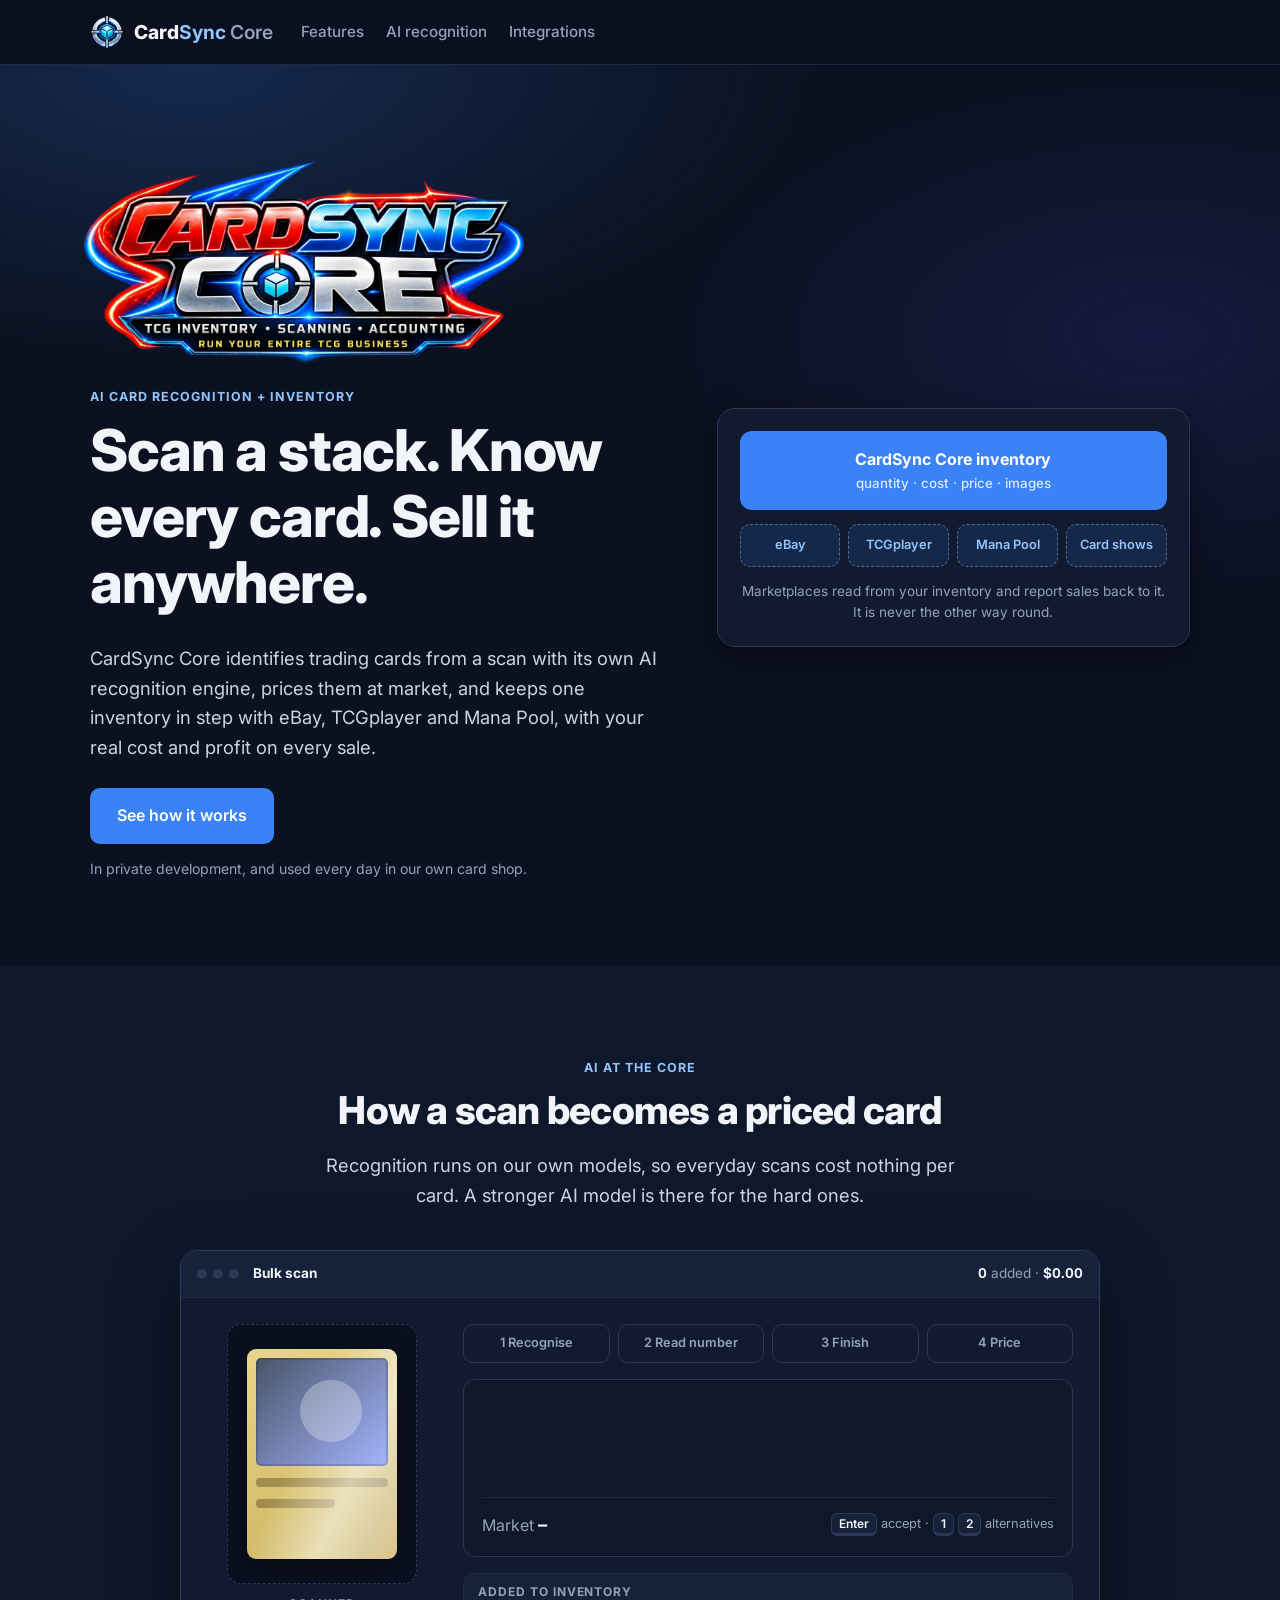
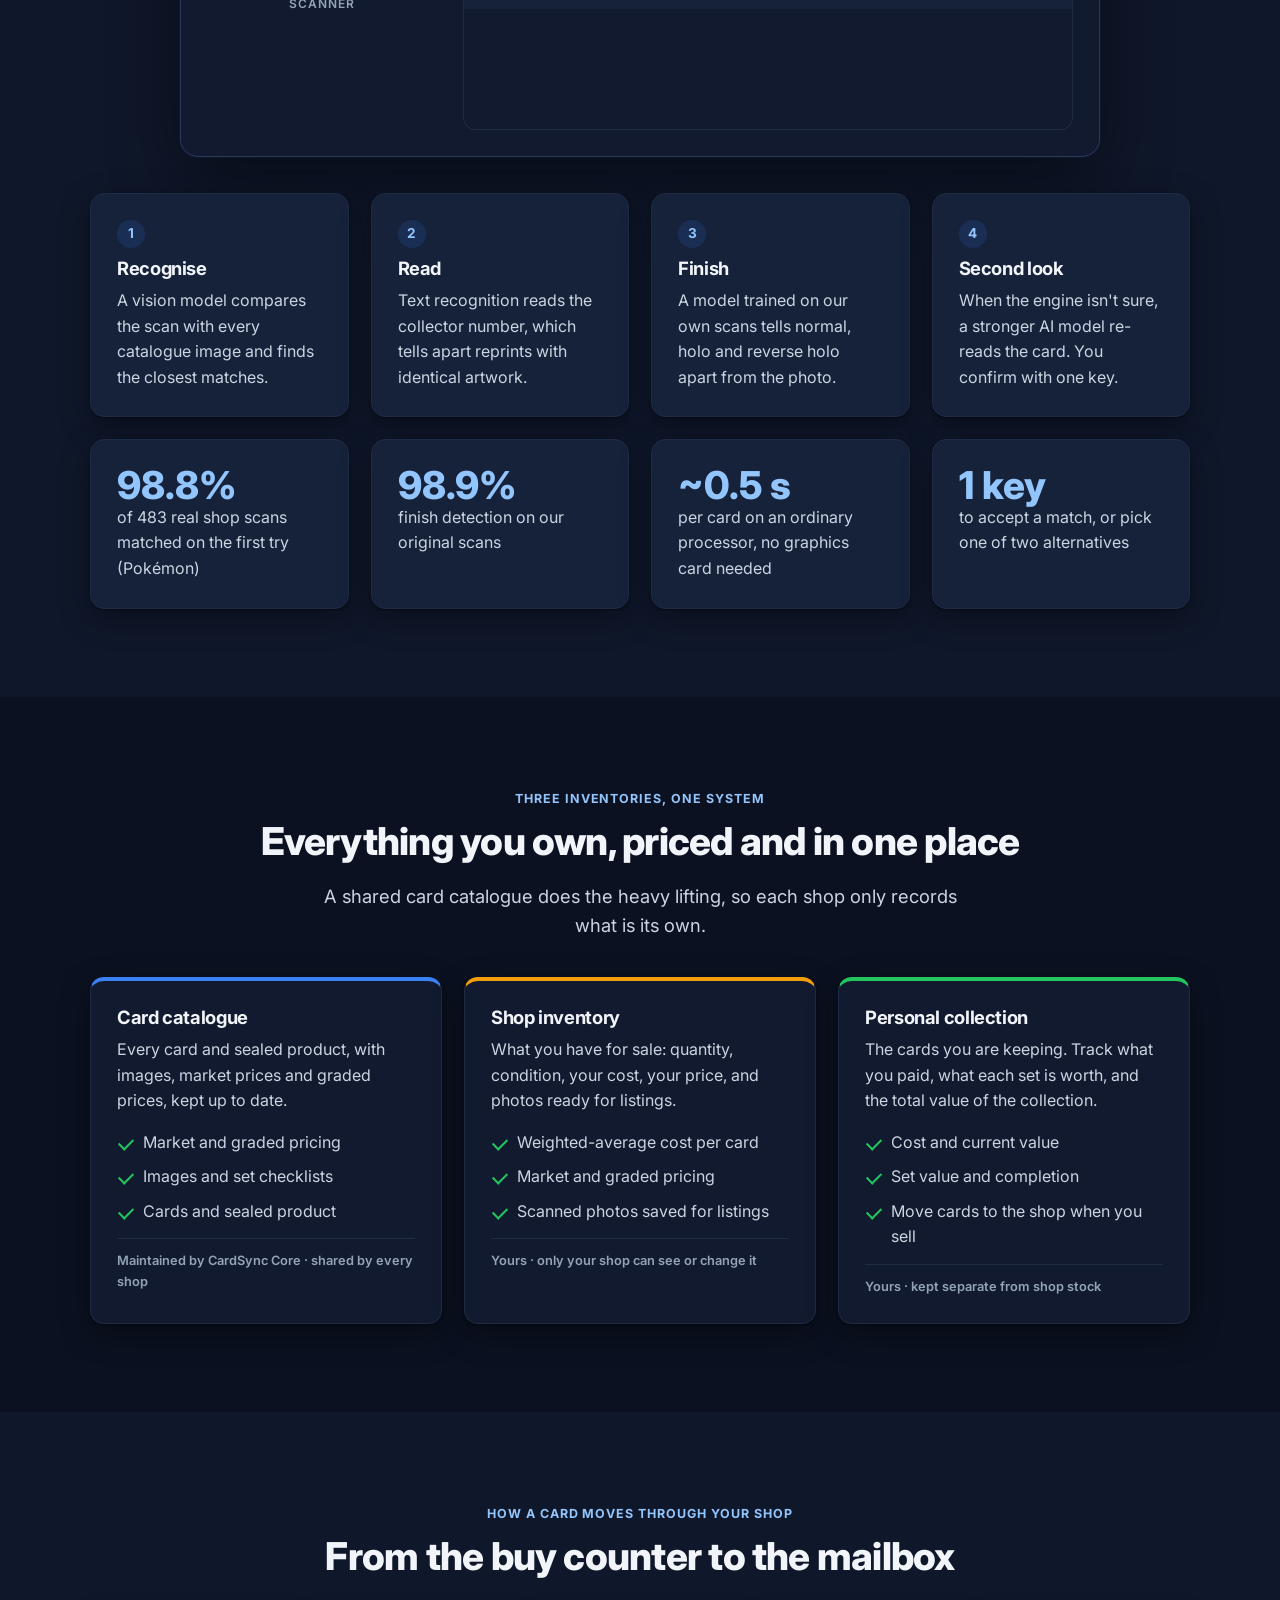
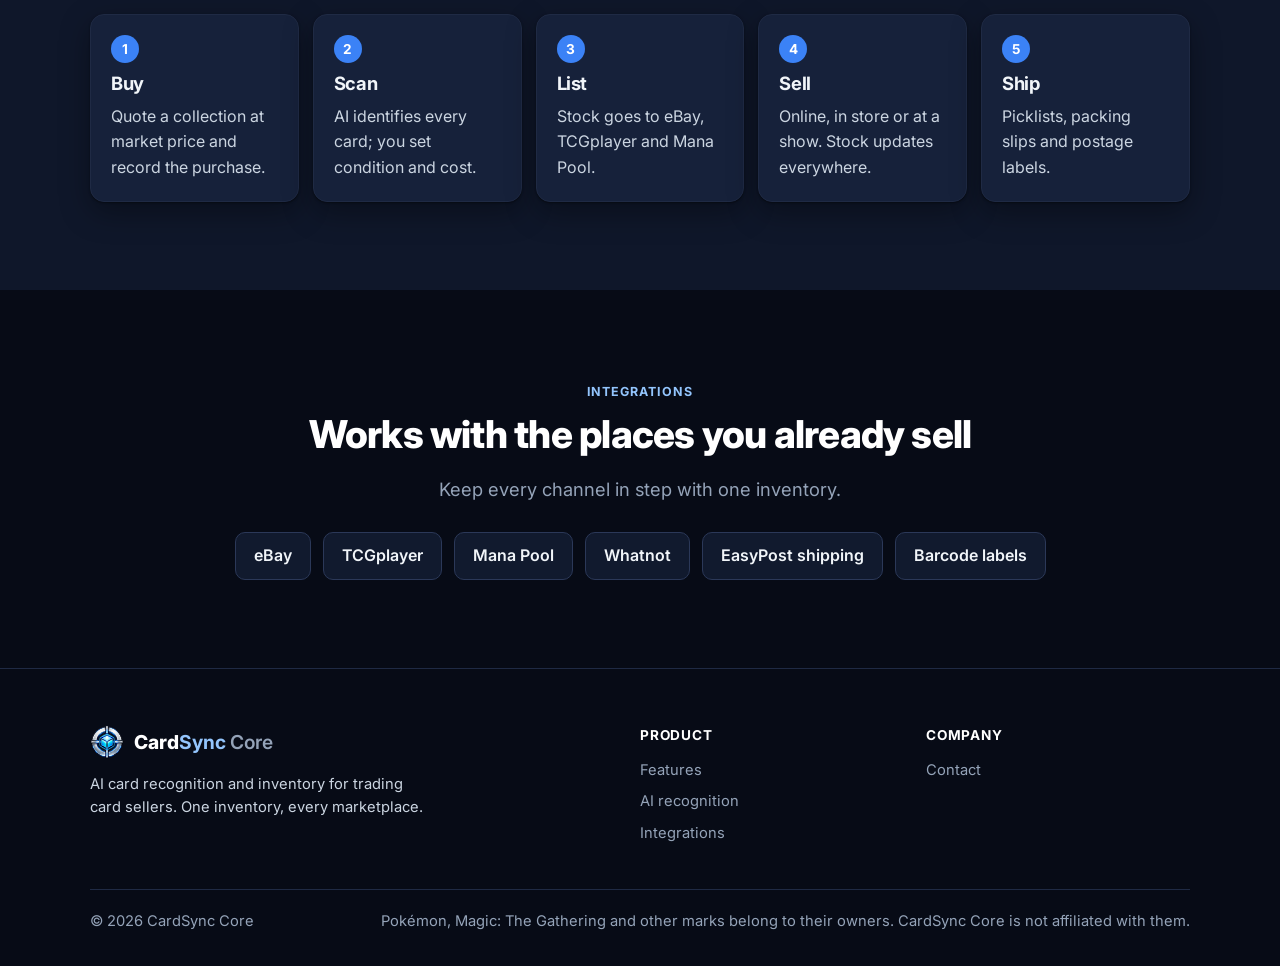
<file: index.html>
<!DOCTYPE html>
<html lang="en">
<head>
<meta charset="utf-8">
<meta name="viewport" content="width=device-width, initial-scale=1">
<meta name="theme-color" content="#0b1120">
<title>CardSync Core: AI card recognition and inventory for card sellers</title>
<meta name="description" content="CardSync Core identifies trading cards from a scan with its own AI recognition engine, prices them at market, and keeps one inventory in step with eBay, TCGplayer and Mana Pool.">
<meta property="og:title" content="CardSync Core: AI card recognition and inventory for card sellers">
<meta property="og:description" content="Scan a stack, know every card, sell it anywhere. One inventory with your real cost and profit.">
<meta property="og:type" content="website">
<meta property="og:image" content="https://cardsynccore.com/img/og.jpg">
<meta property="og:image:width" content="1200">
<meta property="og:image:height" content="630">
<meta name="twitter:card" content="summary_large_image">
<meta property="og:url" content="https://cardsynccore.com/">
<link rel="icon" href="img/favicon.ico" sizes="any">
<link rel="icon" type="image/png" href="img/emblem-192.png">
<link rel="apple-touch-icon" href="img/emblem-180.png">
<link rel="preconnect" href="https://fonts.googleapis.com">
<link rel="preconnect" href="https://fonts.gstatic.com" crossorigin>
<link href="https://fonts.googleapis.com/css2?family=Inter:wght@400;500;600;700;800&display=swap" rel="stylesheet">
<link rel="stylesheet" href="styles.css?v=3">
</head>
<body>
<nav class="nav" id="nav">
  <div class="wrap">
    <a href="./" class="logo"><img class="logo-mark" src="img/emblem-64.png" alt="" width="34" height="34"><span>Card<b>Sync</b> <i>Core</i></span></a>
    <button class="menu-btn" type="button" aria-label="Menu" onclick="document.getElementById('nav').classList.toggle('open')">Menu</button>
    <div class="nav-links">
      <a href="features.html">Features</a>
      <a href="#ai">AI recognition</a>
      <a href="features.html#integrations">Integrations</a>
    </div>
  </div>
</nav>
<main>

<section class="hero">
  <div class="wrap">
    <div>
      <img class="hero-logo" src="img/logo.webp" alt="CardSync Core: TCG inventory, scanning, accounting. Run your entire TCG business." width="1200" height="556">
      <span class="eyebrow">AI card recognition + inventory</span>
      <h1>Scan a stack. Know every card. Sell it anywhere.</h1>
      <p class="lead">CardSync Core identifies trading cards from a scan with its own AI recognition engine, prices them at market, and keeps one inventory in step with eBay, TCGplayer and Mana Pool, with your real cost and profit on every sale.</p>
      <div class="hero-actions">
        <a class="btn btn-primary btn-lg" href="features.html">See how it works</a>
      </div>
      <p class="hero-note">In private development, and used every day in our own card shop.</p>
    </div>
    <div class="truth" aria-label="The CardSync Core inventory is the source of truth for every marketplace">
      <div class="truth-core">CardSync Core inventory<small>quantity · cost · price · images</small></div>
      <div class="truth-arrows">
        <span>eBay</span><span>TCGplayer</span><span>Mana Pool</span><span>Card shows</span>
      </div>
      <p class="truth-caption">Marketplaces read from your inventory and report sales back to it. It is never the other way round.</p>
    </div>
  </div>
</section>

<section class="soft" id="ai">
  <div class="wrap">
    <div class="center">
      <span class="eyebrow">AI at the core</span>
      <h2>How a scan becomes a priced card</h2>
      <p class="lead">Recognition runs on our own models, so everyday scans cost nothing per card. A stronger AI model is there for the hard ones.</p>
    </div>

    <div class="demo" id="scanDemo" role="img" aria-label="Animation of a scan: each card is recognised, its collector number read, its finish detected and its market price looked up, then it is added to inventory with one key press.">
      <div class="demo-bar" aria-hidden="true">
        <span class="demo-dots"><i></i><i></i><i></i></span>
        <span class="demo-title">Bulk scan</span>
        <span class="demo-total"><b id="dmCount">0</b> added · <b id="dmValue">$0.00</b></span>
      </div>
      <div class="demo-body" aria-hidden="true">
        <div class="demo-scanner">
          <div class="demo-tray">
            <div class="demo-card" id="dmCard"><div class="dc-art"></div><div class="dc-line"></div><div class="dc-line short"></div></div>
            <div class="demo-beam" id="dmBeam"></div>
          </div>
          <div class="demo-tray-label">Scanner</div>
        </div>
        <div class="demo-panel">
          <ol class="demo-steps" id="dmSteps"><li>Recognise</li><li>Read number</li><li>Finish</li><li>Price</li></ol>
          <div class="demo-match" id="dmMatch">
            <div class="dm-name" id="dmName">&nbsp;</div>
            <div class="dm-meta"><span id="dmSet">&nbsp;</span> <span class="dm-num" id="dmNum"></span></div>
            <div class="dm-tags"><span class="dm-finish" id="dmFinish"></span><span class="dm-conf" id="dmConf"></span></div>
            <div class="dm-foot">
              <span class="dm-price">Market <b id="dmPrice">–</b></span>
              <span class="dm-key"><kbd id="dmKey">Enter</kbd> accept · <kbd>1</kbd> <kbd>2</kbd> alternatives</span>
            </div>
          </div>
          <div class="demo-added">
            <div class="da-head">Added to inventory</div>
            <ul id="dmList"></ul>
          </div>
        </div>
      </div>
    </div>

    <div class="grid g4 ai-steps" style="margin-top:36px">
      <div class="card"><h3>Recognise</h3><p>A vision model compares the scan with every catalogue image and finds the closest matches.</p></div>
      <div class="card"><h3>Read</h3><p>Text recognition reads the collector number, which tells apart reprints with identical artwork.</p></div>
      <div class="card"><h3>Finish</h3><p>A model trained on our own scans tells normal, holo and reverse holo apart from the photo.</p></div>
      <div class="card"><h3>Second look</h3><p>When the engine isn't sure, a stronger AI model re-reads the card. You confirm with one key.</p></div>
    </div>
    <div class="grid g4" style="margin-top:22px">
      <div class="card"><div class="stat">98.8%</div><p>of 483 real shop scans matched on the first try (Pokémon)</p></div>
      <div class="card"><div class="stat">98.9%</div><p>finish detection on our original scans</p></div>
      <div class="card"><div class="stat">~0.5 s</div><p>per card on an ordinary processor, no graphics card needed</p></div>
      <div class="card"><div class="stat">1 key</div><p>to accept a match, or pick one of two alternatives</p></div>
    </div>
  </div>
</section>

<section>
  <div class="wrap">
    <div class="center">
      <span class="eyebrow">Three inventories, one system</span>
      <h2>Everything you own, priced and in one place</h2>
      <p class="lead">A shared card catalogue does the heavy lifting, so each shop only records what is its own.</p>
    </div>
    <div class="grid g3" style="margin-top:36px">
      <div class="card layer">
        <h3>Card catalogue</h3>
        <p>Every card and sealed product, with images, market prices and graded prices, kept up to date.</p>
        <ul class="ticks"><li>Market and graded pricing</li><li>Images and set checklists</li><li>Cards and sealed product</li></ul>
        <div class="who">Maintained by CardSync Core · shared by every shop</div>
      </div>
      <div class="card layer">
        <h3>Shop inventory</h3>
        <p>What you have for sale: quantity, condition, your cost, your price, and photos ready for listings.</p>
        <ul class="ticks"><li>Weighted-average cost per card</li><li>Market and graded pricing</li><li>Scanned photos saved for listings</li></ul>
        <div class="who">Yours · only your shop can see or change it</div>
      </div>
      <div class="card layer">
        <h3>Personal collection</h3>
        <p>The cards you are keeping. Track what you paid, what each set is worth, and the total value of the collection.</p>
        <ul class="ticks"><li>Cost and current value</li><li>Set value and completion</li><li>Move cards to the shop when you sell</li></ul>
        <div class="who">Yours · kept separate from shop stock</div>
      </div>
    </div>
  </div>
</section>

<section class="soft">
  <div class="wrap">
    <div class="center">
      <span class="eyebrow">How a card moves through your shop</span>
      <h2>From the buy counter to the mailbox</h2>
    </div>
    <div class="flow" style="margin-top:36px">
      <div class="card"><h3>Buy</h3><p>Quote a collection at market price and record the purchase.</p></div>
      <div class="card"><h3>Scan</h3><p>AI identifies every card; you set condition and cost.</p></div>
      <div class="card"><h3>List</h3><p>Stock goes to eBay, TCGplayer and Mana Pool.</p></div>
      <div class="card"><h3>Sell</h3><p>Online, in store or at a show. Stock updates everywhere.</p></div>
      <div class="card"><h3>Ship</h3><p>Picklists, packing slips and postage labels.</p></div>
    </div>
  </div>
</section>

<section class="dark" id="integrations">
  <div class="wrap center">
    <span class="eyebrow">Integrations</span>
    <h2>Works with the places you already sell</h2>
    <p class="lead">Keep every channel in step with one inventory.</p>
    <div class="logos"><span>eBay</span><span>TCGplayer</span><span>Mana Pool</span><span>Whatnot</span><span>EasyPost shipping</span><span>Barcode labels</span></div>
  </div>
</section>

</main>
<footer>
  <div class="wrap">
    <div class="grid">
      <div>
        <a href="./" class="logo"><img class="logo-mark" src="img/emblem-64.png" alt="" width="34" height="34"><span>Card<b>Sync</b> <i>Core</i></span></a>
        <p style="margin-top:14px;max-width:340px">AI card recognition and inventory for trading card sellers. One inventory, every marketplace.</p>
      </div>
      <div>
        <h4>Product</h4>
        <a href="features.html">Features</a>
        <a href="#ai">AI recognition</a>
        <a href="features.html#integrations">Integrations</a>
      </div>
      <div>
        <h4>Company</h4>
        <a href="mailto:jperry@cardsynccore.com?subject=CardSync%20Core">Contact</a>
      </div>
    </div>
    <div class="legal">
      <span>&copy; 2026 CardSync Core</span>
      <span>Pokémon, Magic: The Gathering and other marks belong to their owners. CardSync Core is not affiliated with them.</span>
    </div>
  </div>
</footer>
<script src="scan-demo.js" defer></script>
</body>
</html>
</file>
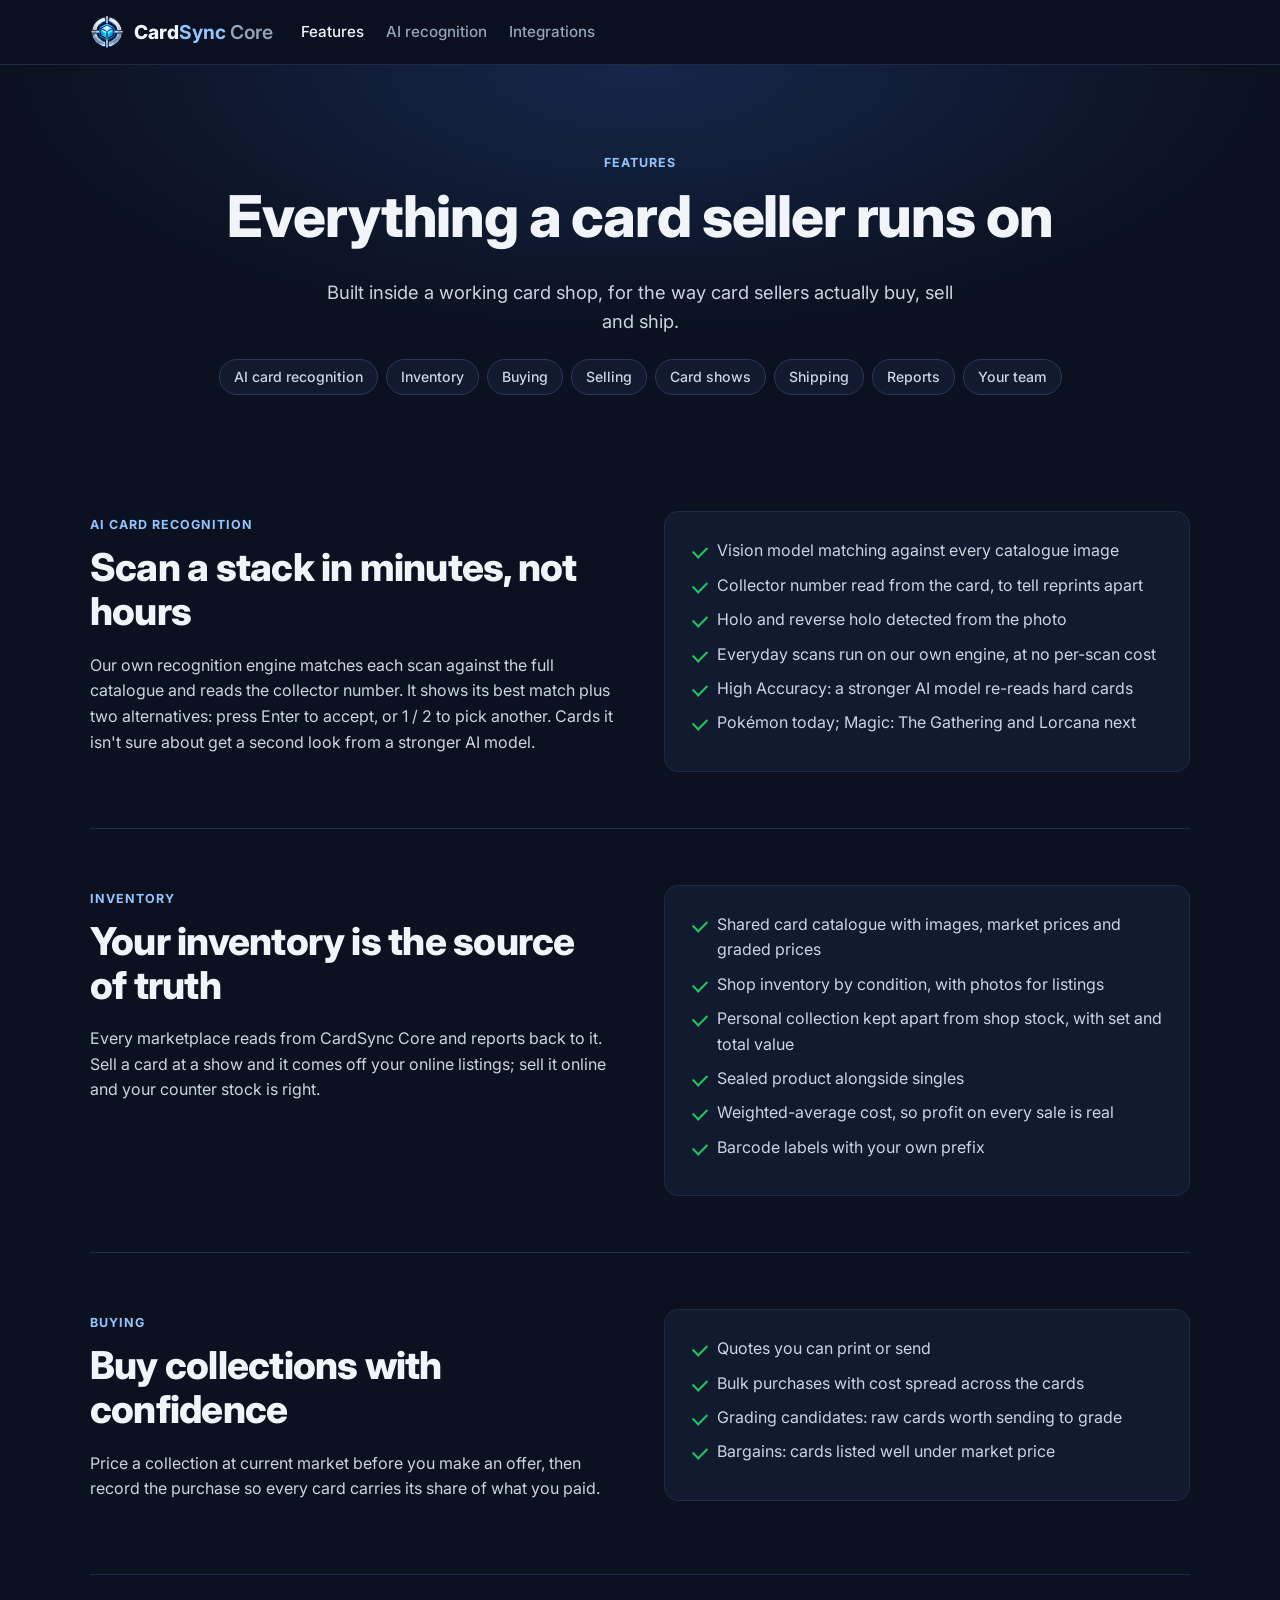
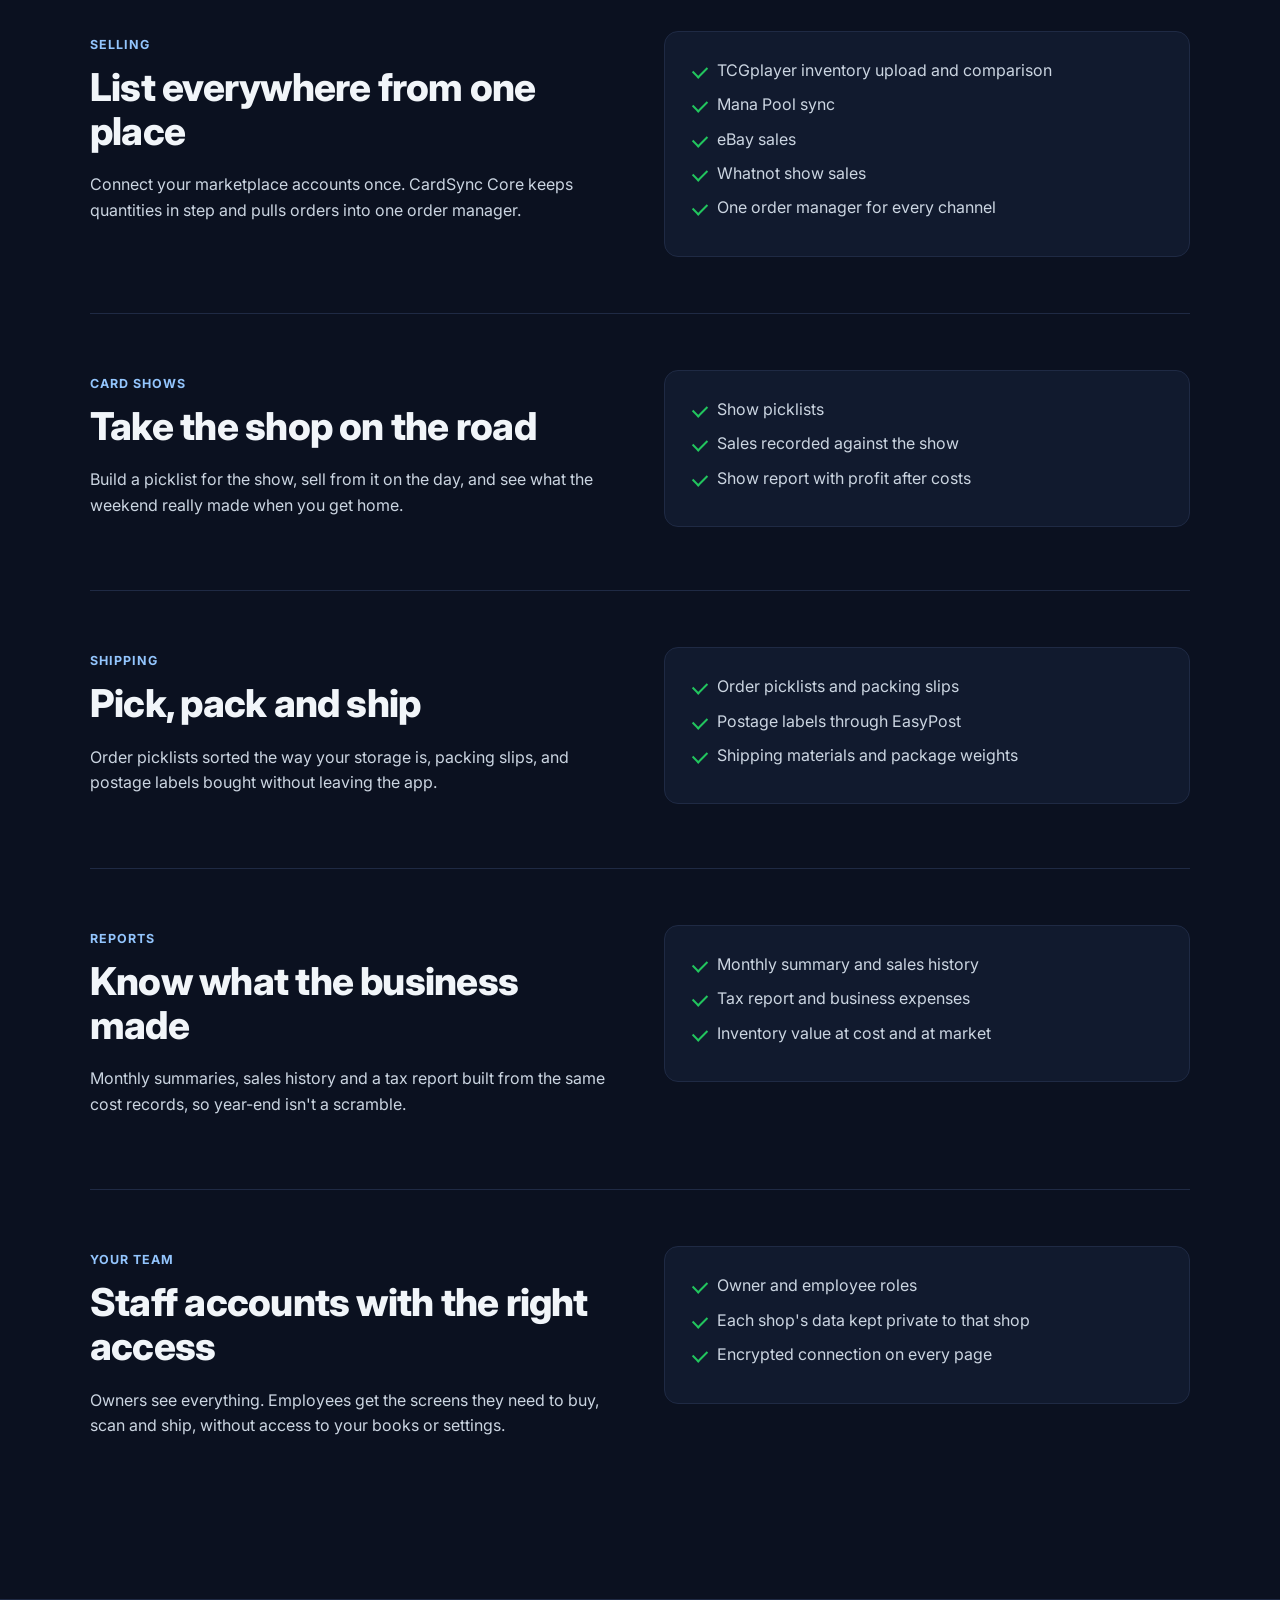
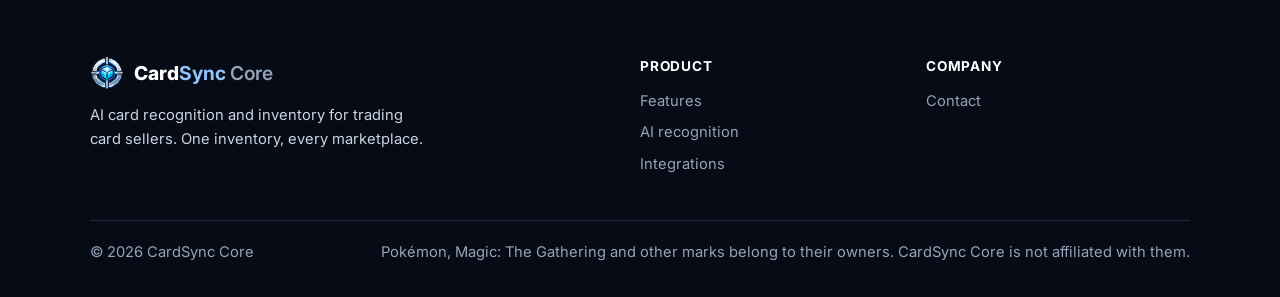
<file: features.html>
<!DOCTYPE html>
<html lang="en">
<head>
<meta charset="utf-8">
<meta name="viewport" content="width=device-width, initial-scale=1">
<meta name="theme-color" content="#0b1120">
<title>Features: CardSync Core</title>
<meta name="description" content="AI card recognition, inventory, buying, marketplace sync, card shows, shipping and reports for trading card sellers.">
<meta property="og:title" content="Features: CardSync Core">
<meta property="og:description" content="AI card recognition, inventory, buying, marketplace sync, card shows, shipping and reports for trading card sellers.">
<meta property="og:type" content="website">
<meta property="og:image" content="https://cardsynccore.com/img/og.jpg">
<meta property="og:image:width" content="1200">
<meta property="og:image:height" content="630">
<meta name="twitter:card" content="summary_large_image">
<meta property="og:url" content="https://cardsynccore.com/features.html">
<link rel="icon" href="img/favicon.ico" sizes="any">
<link rel="icon" type="image/png" href="img/emblem-192.png">
<link rel="apple-touch-icon" href="img/emblem-180.png">
<link rel="preconnect" href="https://fonts.googleapis.com">
<link rel="preconnect" href="https://fonts.gstatic.com" crossorigin>
<link href="https://fonts.googleapis.com/css2?family=Inter:wght@400;500;600;700;800&display=swap" rel="stylesheet">
<link rel="stylesheet" href="styles.css?v=3">
</head>
<body>
<nav class="nav" id="nav">
  <div class="wrap">
    <a href="./" class="logo"><img class="logo-mark" src="img/emblem-64.png" alt="" width="34" height="34"><span>Card<b>Sync</b> <i>Core</i></span></a>
    <button class="menu-btn" type="button" aria-label="Menu" onclick="document.getElementById('nav').classList.toggle('open')">Menu</button>
    <div class="nav-links">
      <a href="features.html" class="active">Features</a>
      <a href="./#ai">AI recognition</a>
      <a href="#integrations">Integrations</a>
    </div>
  </div>
</nav>
<main>

<section class="fhero">
  <div class="wrap">
    <span class="eyebrow">Features</span>
    <h1>Everything a card seller runs on</h1>
    <p class="lead" style="margin:0 auto">Built inside a working card shop, for the way card sellers actually buy, sell and ship.</p>
    <nav class="jump" aria-label="Jump to a feature">
      <a href="#scanning">AI card recognition</a>
      <a href="#inventory">Inventory</a>
      <a href="#buying">Buying</a>
      <a href="#integrations">Selling</a>
      <a href="#shows">Card shows</a>
      <a href="#shipping">Shipping</a>
      <a href="#reports">Reports</a>
      <a href="#team">Your team</a>
    </nav>
  </div>
</section>

<section style="padding-top:20px">
  <div class="wrap">

    <div class="feat" id="scanning">
      <div>
        <span class="eyebrow">AI card recognition</span>
        <h2>Scan a stack in minutes, not hours</h2>
        <p>Our own recognition engine matches each scan against the full catalogue and reads the collector number. It shows its best match plus two alternatives: press Enter to accept, or 1 / 2 to pick another. Cards it isn't sure about get a second look from a stronger AI model.</p>
      </div>
      <div class="card">
        <ul class="ticks">
          <li>Vision model matching against every catalogue image</li>
          <li>Collector number read from the card, to tell reprints apart</li>
          <li>Holo and reverse holo detected from the photo</li>
          <li>Everyday scans run on our own engine, at no per-scan cost</li>
          <li>High Accuracy: a stronger AI model re-reads hard cards</li>
          <li>Pokémon today; Magic: The Gathering and Lorcana next</li>
        </ul>
      </div>
    </div>

    <div class="feat" id="inventory">
      <div>
        <span class="eyebrow">Inventory</span>
        <h2>Your inventory is the source of truth</h2>
        <p>Every marketplace reads from CardSync Core and reports back to it. Sell a card at a show and it comes off your online listings; sell it online and your counter stock is right.</p>
      </div>
      <div class="card">
        <ul class="ticks">
          <li>Shared card catalogue with images, market prices and graded prices</li>
          <li>Shop inventory by condition, with photos for listings</li>
          <li>Personal collection kept apart from shop stock, with set and total value</li>
          <li>Sealed product alongside singles</li>
          <li>Weighted-average cost, so profit on every sale is real</li>
          <li>Barcode labels with your own prefix</li>
        </ul>
      </div>
    </div>

    <div class="feat" id="buying">
      <div>
        <span class="eyebrow">Buying</span>
        <h2>Buy collections with confidence</h2>
        <p>Price a collection at current market before you make an offer, then record the purchase so every card carries its share of what you paid.</p>
      </div>
      <div class="card">
        <ul class="ticks">
          <li>Quotes you can print or send</li>
          <li>Bulk purchases with cost spread across the cards</li>
          <li>Grading candidates: raw cards worth sending to grade</li>
          <li>Bargains: cards listed well under market price</li>
        </ul>
      </div>
    </div>

    <div class="feat" id="integrations">
      <div>
        <span class="eyebrow">Selling</span>
        <h2>List everywhere from one place</h2>
        <p>Connect your marketplace accounts once. CardSync Core keeps quantities in step and pulls orders into one order manager.</p>
      </div>
      <div class="card">
        <ul class="ticks">
          <li>TCGplayer inventory upload and comparison</li>
          <li>Mana Pool sync</li>
          <li>eBay sales</li>
          <li>Whatnot show sales</li>
          <li>One order manager for every channel</li>
        </ul>
      </div>
    </div>

    <div class="feat" id="shows">
      <div>
        <span class="eyebrow">Card shows</span>
        <h2>Take the shop on the road</h2>
        <p>Build a picklist for the show, sell from it on the day, and see what the weekend really made when you get home.</p>
      </div>
      <div class="card">
        <ul class="ticks"><li>Show picklists</li><li>Sales recorded against the show</li><li>Show report with profit after costs</li></ul>
      </div>
    </div>

    <div class="feat" id="shipping">
      <div>
        <span class="eyebrow">Shipping</span>
        <h2>Pick, pack and ship</h2>
        <p>Order picklists sorted the way your storage is, packing slips, and postage labels bought without leaving the app.</p>
      </div>
      <div class="card">
        <ul class="ticks"><li>Order picklists and packing slips</li><li>Postage labels through EasyPost</li><li>Shipping materials and package weights</li></ul>
      </div>
    </div>

    <div class="feat" id="reports">
      <div>
        <span class="eyebrow">Reports</span>
        <h2>Know what the business made</h2>
        <p>Monthly summaries, sales history and a tax report built from the same cost records, so year-end isn't a scramble.</p>
      </div>
      <div class="card">
        <ul class="ticks"><li>Monthly summary and sales history</li><li>Tax report and business expenses</li><li>Inventory value at cost and at market</li></ul>
      </div>
    </div>

    <div class="feat" id="team">
      <div>
        <span class="eyebrow">Your team</span>
        <h2>Staff accounts with the right access</h2>
        <p>Owners see everything. Employees get the screens they need to buy, scan and ship, without access to your books or settings.</p>
      </div>
      <div class="card">
        <ul class="ticks"><li>Owner and employee roles</li><li>Each shop's data kept private to that shop</li><li>Encrypted connection on every page</li></ul>
      </div>
    </div>

  </div>
</section>

</main>
<footer>
  <div class="wrap">
    <div class="grid">
      <div>
        <a href="./" class="logo"><img class="logo-mark" src="img/emblem-64.png" alt="" width="34" height="34"><span>Card<b>Sync</b> <i>Core</i></span></a>
        <p style="margin-top:14px;max-width:340px">AI card recognition and inventory for trading card sellers. One inventory, every marketplace.</p>
      </div>
      <div>
        <h4>Product</h4>
        <a href="features.html">Features</a>
        <a href="./#ai">AI recognition</a>
        <a href="#integrations">Integrations</a>
      </div>
      <div>
        <h4>Company</h4>
        <a href="mailto:jperry@cardsynccore.com?subject=CardSync%20Core">Contact</a>
      </div>
    </div>
    <div class="legal">
      <span>&copy; 2026 CardSync Core</span>
      <span>Pokémon, Magic: The Gathering and other marks belong to their owners. CardSync Core is not affiliated with them.</span>
    </div>
  </div>
</footer>
</body>
</html>
</file>
<file: styles.css>
/* CardSync Core: public site. Static; GitHub Pages. */
/* Dark theme. */
:root{
  color-scheme:dark;
  --bg:#0b1120; --bg-soft:#0f172a; --panel:#111a2e; --panel-2:#16213a;
  --ink:#f1f5f9; --ink-2:#cbd5e1; --ink-3:#94a3b8;
  --line:#1f2a44; --line-2:#2b3858;
  --brand:#3b82f6; --brand-ink:#2563eb; --brand-text:#93c5fd; --brand-soft:rgba(59,130,246,.14);
  --accent:#f59e0b; --ok:#22c55e; --dark:#070b16;
  --radius:14px; --shadow:0 1px 2px rgba(0,0,0,.4),0 10px 30px rgba(0,0,0,.35);
}
*{box-sizing:border-box}
html{scroll-behavior:smooth;scroll-padding-top:72px}
body{margin:0;background:var(--bg);color:var(--ink);font:16px/1.6 Inter,system-ui,-apple-system,"Segoe UI",sans-serif;-webkit-font-smoothing:antialiased}
a{color:var(--brand-text);text-decoration:none}
img{max-width:100%}
.wrap{max-width:1140px;margin:0 auto;padding:0 20px}
h1,h2,h3{line-height:1.15;letter-spacing:-.02em;margin:0 0 .5em}
h1{font-size:clamp(2.2rem,5vw,3.6rem);font-weight:800}
h2{font-size:clamp(1.7rem,3.4vw,2.4rem);font-weight:800}
h3{font-size:1.15rem;font-weight:700}
p{margin:0 0 1em;color:var(--ink-2)}
.eyebrow{display:inline-block;font-size:.78rem;font-weight:700;letter-spacing:.08em;text-transform:uppercase;color:var(--brand-text);margin-bottom:.8em}
.lead{font-size:1.15rem;max-width:640px}
.center{text-align:center}.center .lead{margin-left:auto;margin-right:auto}

/* nav */
.nav{position:sticky;top:0;z-index:20;background:rgba(11,17,32,.85);backdrop-filter:saturate(1.4) blur(10px);border-bottom:1px solid var(--line)}
.nav .wrap{display:flex;align-items:center;gap:28px;height:64px}
.logo{display:flex;align-items:center;gap:10px;font-weight:800;font-size:1.2rem;color:var(--ink)}
.logo-mark{width:34px;height:34px;display:block}
.logo b{color:var(--brand-text)}
.logo i{font-style:normal;font-weight:600;color:var(--ink-3)}
.nav-links{display:flex;gap:22px;margin-right:auto}
.nav-links a{color:var(--ink-3);font-weight:500;font-size:.95rem}
.nav-links a:hover,.nav-links a.active{color:var(--ink)}
.nav-cta{display:flex;gap:10px;align-items:center}
.menu-btn{display:none;margin-left:auto;background:none;color:var(--ink);border:1px solid var(--line-2);border-radius:8px;padding:6px 10px;font:inherit;cursor:pointer}

/* buttons */
.btn{display:inline-flex;align-items:center;justify-content:center;gap:8px;padding:11px 20px;border-radius:10px;font-weight:600;font-size:.95rem;border:1px solid transparent;cursor:pointer;transition:background .15s,border-color .15s}
.btn-primary{background:var(--brand);color:#fff}.btn-primary:hover{background:var(--brand-ink)}
.btn-ghost{color:var(--ink);border-color:var(--line-2);background:transparent}.btn-ghost:hover{border-color:var(--ink-3);background:rgba(255,255,255,.03)}
.btn-lg{padding:14px 26px;font-size:1rem}

/* sections */
section{padding:88px 0}
.soft{background:var(--bg-soft)}
.dark{background:var(--dark);color:var(--ink-2)}.dark p{color:var(--ink-3)}.dark h2,.dark h3{color:#fff}
.grid{display:grid;gap:22px}
.g2{grid-template-columns:repeat(2,1fr)}.g3{grid-template-columns:repeat(3,1fr)}.g4{grid-template-columns:repeat(4,1fr)}
.card{background:var(--panel);border:1px solid var(--line);border-radius:var(--radius);padding:26px;box-shadow:var(--shadow)}
.soft .card{background:var(--panel-2)}
.card p:last-child{margin-bottom:0}
.ticks{list-style:none;padding:0;margin:0}
.ticks li{position:relative;padding-left:26px;margin:0 0 .55em;color:var(--ink-2)}
.ticks li::before{content:"";position:absolute;left:2px;top:.5em;width:12px;height:7px;border-left:2px solid var(--ok);border-bottom:2px solid var(--ok);transform:rotate(-45deg)}
.pill{display:inline-block;font-size:.75rem;font-weight:600;padding:3px 10px;border-radius:999px;background:var(--brand-soft);color:var(--brand-text)}
.cta-band{background:linear-gradient(135deg,#1d4ed8,#2563eb 55%,#4f46e5);color:#fff;border-radius:20px;padding:56px 40px;text-align:center;box-shadow:0 20px 60px rgba(37,99,235,.25)}
.cta-band h2{color:#fff}.cta-band p{color:#dbeafe}
.cta-band .btn-primary{background:#fff;color:#1d4ed8}.cta-band .btn-primary:hover{background:#eff6ff}

/* home */
.hero{padding:96px 0 72px;background:radial-gradient(900px 420px at 15% 0%,rgba(59,130,246,.22),transparent 70%),radial-gradient(700px 380px at 90% 30%,rgba(79,70,229,.16),transparent 70%),var(--bg)}
.hero .wrap{display:grid;grid-template-columns:1.1fr .9fr;gap:48px;align-items:center}
.hero-actions{display:flex;gap:12px;flex-wrap:wrap;margin:26px 0 14px}
.hero-logo{display:block;width:100%;max-width:440px;height:auto;margin:0 0 18px -6px}
.hero-note{font-size:.88rem;color:var(--ink-3)}
.truth{background:var(--panel);border:1px solid var(--line-2);border-radius:18px;box-shadow:var(--shadow);padding:22px}
.truth-core{background:var(--brand);color:#fff;border-radius:12px;padding:16px 18px;text-align:center;font-weight:700}
.truth-core small{display:block;font-weight:500;color:#dbeafe}
.truth-arrows{display:grid;grid-template-columns:repeat(4,1fr);gap:8px;margin-top:14px}
.truth-arrows span{border:1px dashed rgba(147,197,253,.45);border-radius:10px;padding:10px 4px;text-align:center;font-size:.8rem;font-weight:600;color:var(--brand-text);background:var(--brand-soft)}
.truth-caption{margin:14px 0 0;font-size:.85rem;text-align:center;color:var(--ink-3)}
.layer{border-top:4px solid var(--brand)}
.layer:nth-child(2){border-top-color:var(--accent)}
.layer:nth-child(3){border-top-color:var(--ok)}
.who{font-size:.8rem;font-weight:600;color:var(--ink-3);margin-top:14px;padding-top:12px;border-top:1px solid var(--line)}
.flow{display:grid;grid-template-columns:repeat(5,1fr);gap:14px;counter-reset:step}
.flow .card{padding:20px}
.flow .card::before{counter-increment:step;content:counter(step);display:grid;place-items:center;width:28px;height:28px;border-radius:50%;background:var(--brand);color:#fff;font-weight:700;font-size:.85rem;margin-bottom:10px}
.logos{display:flex;flex-wrap:wrap;gap:12px;justify-content:center;margin-top:28px}
.logos span{border:1px solid var(--line-2);background:var(--panel);border-radius:10px;padding:10px 18px;font-weight:600;color:var(--ink)}
.stat{font-size:2.4rem;font-weight:800;color:var(--brand-text);line-height:1}
.ai-steps{counter-reset:ai}
.ai-steps .card::before{counter-increment:ai;content:counter(ai);display:inline-grid;place-items:center;width:28px;height:28px;border-radius:50%;background:var(--brand-soft);color:var(--brand-text);font-weight:700;font-size:.85rem;margin-bottom:10px}

/* scan demo (index.html #scanDemo, driven by scan-demo.js) */
.demo{max-width:920px;margin:40px auto 0;background:var(--panel);border:1px solid var(--line-2);border-radius:18px;box-shadow:0 24px 70px rgba(0,0,0,.45),0 0 0 1px rgba(59,130,246,.08);overflow:hidden;text-align:left}
.demo-bar{display:flex;align-items:center;gap:14px;padding:12px 16px;border-bottom:1px solid var(--line);background:var(--panel-2);font-size:.85rem}
.demo-dots{display:flex;gap:6px}.demo-dots i{width:10px;height:10px;border-radius:50%;background:var(--line-2)}
.demo-title{font-weight:700;color:var(--ink)}
.demo-total{margin-left:auto;color:var(--ink-3)}.demo-total b{color:var(--ink);font-variant-numeric:tabular-nums}
.demo-body{display:grid;grid-template-columns:230px 1fr;gap:26px;padding:26px}
.demo-scanner{display:flex;flex-direction:column;align-items:center;gap:10px}
.demo-tray{position:relative;width:190px;height:260px;border-radius:14px;background:#0a1020;border:1px dashed var(--line-2);display:grid;place-items:center;overflow:hidden}
.demo-tray-label{font-size:.75rem;font-weight:600;letter-spacing:.08em;text-transform:uppercase;color:var(--ink-3)}
.demo-card{position:relative;width:150px;height:210px;border-radius:9px;padding:9px;background:linear-gradient(160deg,#e8d48b,#cdb35c);box-shadow:0 8px 24px rgba(0,0,0,.5);transform:translateY(-130%);opacity:0;transition:transform .6s cubic-bezier(.2,.8,.2,1),opacity .4s}
.demo-card.in{transform:none;opacity:1}
.demo-card.out{transform:translateX(140%) rotate(8deg);opacity:0}
.dc-art{height:108px;border-radius:5px;background:linear-gradient(135deg,var(--a1,#475569),var(--a2,#94a3b8));position:relative;overflow:hidden;box-shadow:inset 0 0 0 2px rgba(0,0,0,.15)}
.dc-art::before{content:"";position:absolute;width:62px;height:62px;border-radius:50%;left:44px;top:22px;background:rgba(255,255,255,.28)}
.dc-line{height:9px;border-radius:4px;background:rgba(60,45,10,.35);margin-top:12px}
.dc-line.short{width:60%}
.demo-card.holo .dc-art::after,.demo-card.reverse::after{content:"";position:absolute;inset:0;background:linear-gradient(115deg,transparent 20%,rgba(255,255,255,.55) 35%,rgba(147,197,253,.4) 45%,rgba(244,114,182,.35) 55%,transparent 70%);background-size:250% 100%;animation:dm-shine 2.2s linear infinite;mix-blend-mode:screen;pointer-events:none}
.demo-card.reverse::after{border-radius:9px}
.demo-card.reverse .dc-art{z-index:1}
@keyframes dm-shine{from{background-position:120% 0}to{background-position:-120% 0}}
.demo-beam{position:absolute;left:8px;right:8px;top:0;height:3px;border-radius:2px;background:var(--brand-text);box-shadow:0 0 18px 6px rgba(59,130,246,.55);opacity:0}
.demo-beam.sweep{animation:dm-sweep .9s ease-in-out}
@keyframes dm-sweep{0%{top:12px;opacity:0}10%{opacity:1}90%{opacity:1}100%{top:245px;opacity:0}}
.demo-panel{display:flex;flex-direction:column;gap:16px;min-width:0}
.demo-steps{list-style:none;margin:0;padding:0;display:grid;grid-template-columns:repeat(4,1fr);gap:8px;counter-reset:dm}
.demo-steps li{counter-increment:dm;border:1px solid var(--line-2);border-radius:10px;padding:8px 6px;text-align:center;font-size:.8rem;font-weight:600;color:var(--ink-3);transition:all .25s}
.demo-steps li::before{content:counter(dm) " ";color:var(--ink-3)}
.demo-steps li.on{border-color:var(--brand);color:var(--brand-text);background:var(--brand-soft)}
.demo-steps li.done{border-color:rgba(34,197,94,.45);color:#86efac;background:rgba(34,197,94,.08)}
.demo-steps li.done::before{content:"✓ ";color:var(--ok)}
.demo-match{border:1px solid var(--line-2);border-radius:12px;padding:16px 18px;background:var(--bg-soft);min-height:150px}
.dm-name{font-size:1.25rem;font-weight:800;color:var(--ink);min-height:1.5em}
.dm-meta{color:var(--ink-3);font-size:.92rem;min-height:1.5em}
.dm-num{display:inline-block;font-weight:700;color:var(--ink);border-radius:6px;padding:0 6px;transition:background .3s}
.dm-num.flash{background:rgba(245,158,11,.25)}
.dm-tags{display:flex;gap:8px;margin:10px 0;min-height:26px}
.dm-finish,.dm-conf{font-size:.78rem;font-weight:700;padding:4px 10px;border-radius:999px;opacity:0;transform:translateY(4px);transition:all .25s}
.dm-finish{background:rgba(245,158,11,.15);color:#fcd34d}
.dm-conf{background:rgba(34,197,94,.12);color:#86efac}
.dm-tags .show{opacity:1;transform:none}
.dm-foot{display:flex;justify-content:space-between;align-items:center;gap:12px;flex-wrap:wrap;border-top:1px solid var(--line);padding-top:12px}
.dm-price{color:var(--ink-3)}.dm-price b{color:var(--ink);font-size:1.15rem;font-variant-numeric:tabular-nums}
.dm-key{font-size:.8rem;color:var(--ink-3)}
.demo kbd{display:inline-block;font:600 .75rem Inter,system-ui,sans-serif;color:var(--ink);background:var(--panel-2);border:1px solid var(--line-2);border-bottom-width:3px;border-radius:6px;padding:2px 7px;transition:all .12s}
.demo kbd.press{transform:translateY(2px);border-bottom-width:1px;background:var(--brand);border-color:var(--brand);color:#fff}
.demo-added{border:1px solid var(--line);border-radius:12px;overflow:hidden}
.da-head{font-size:.75rem;font-weight:700;letter-spacing:.08em;text-transform:uppercase;color:var(--ink-3);padding:8px 14px;background:var(--panel-2)}
.demo-added ul{list-style:none;margin:0;padding:0;min-height:120px}
.demo-added li{display:flex;justify-content:space-between;gap:10px;padding:9px 14px;border-top:1px solid var(--line);font-size:.88rem;color:var(--ink-2);animation:dm-row .35s ease-out}
.demo-added li b{color:var(--ink);font-weight:600}
.demo-added li span:last-child{color:var(--ink);font-variant-numeric:tabular-nums;white-space:nowrap}
@keyframes dm-row{from{opacity:0;transform:translateY(-6px);background:var(--brand-soft)}to{opacity:1;transform:none}}

/* features */
.fhero{padding:84px 0 40px;text-align:center;background:radial-gradient(900px 380px at 50% 0%,rgba(59,130,246,.2),transparent 70%),var(--bg)}
.jump{display:flex;flex-wrap:wrap;gap:8px;justify-content:center;margin-top:22px}
.jump a{border:1px solid var(--line-2);background:var(--panel);border-radius:999px;padding:6px 14px;font-size:.88rem;color:var(--ink-2);font-weight:500}
.jump a:hover{border-color:var(--brand);color:var(--brand-text)}
.feat{display:grid;grid-template-columns:1fr 1fr;gap:48px;align-items:start;padding:56px 0;border-bottom:1px solid var(--line)}
.feat:last-child{border-bottom:0}
.feat .card{background:var(--panel);box-shadow:none}

/* footer */
footer{background:var(--dark);color:var(--ink-3);padding:56px 0 32px;font-size:.92rem;border-top:1px solid var(--line)}
footer .grid{grid-template-columns:2fr 1fr 1fr}
footer h4{color:#fff;font-size:.85rem;text-transform:uppercase;letter-spacing:.06em;margin:0 0 12px}
footer a{color:var(--ink-3);display:block;margin-bottom:8px}footer a:hover{color:#fff}
footer .logo{color:#fff}
footer .logo i{color:var(--ink-3)}
.legal{border-top:1px solid var(--line);margin-top:36px;padding-top:20px;display:flex;justify-content:space-between;gap:12px;flex-wrap:wrap}

@media (max-width:900px){
  .g3,.g4{grid-template-columns:repeat(2,1fr)}
  footer .grid{grid-template-columns:1fr 1fr}
  .hero .wrap{grid-template-columns:1fr}
  .flow{grid-template-columns:repeat(2,1fr)}
}
@media (max-width:720px){
  section{padding:64px 0}
  .g2,.g3,.g4{grid-template-columns:1fr}
  .menu-btn{display:block}
  .nav-links,.nav-cta{display:none}
  .nav.open .wrap{flex-wrap:wrap;height:auto;padding-top:12px;padding-bottom:16px}
  .nav.open .nav-links,.nav.open .nav-cta{display:flex;flex-direction:column;align-items:flex-start;width:100%;gap:12px}
  .cta-band{padding:40px 22px}
  .flow{grid-template-columns:1fr}
  .truth-arrows{grid-template-columns:repeat(2,1fr)}
  .feat{grid-template-columns:1fr;gap:18px;padding:40px 0}
  .demo-body{grid-template-columns:1fr;gap:18px;padding:18px}
  .demo-tray{width:150px;height:200px}
  .demo-card{width:118px;height:165px;padding:7px}
  .dc-art{height:84px}.dc-art::before{width:46px;height:46px;left:29px;top:18px}
  @keyframes dm-sweep{0%{top:10px;opacity:0}10%{opacity:1}90%{opacity:1}100%{top:188px;opacity:0}}
  .demo-steps{grid-template-columns:repeat(2,1fr)}
  .dm-key{display:none}
}
@media (prefers-reduced-motion:reduce){
  .demo-card,.demo-steps li,.dm-finish,.dm-conf{transition:none}
  .demo-card.holo .dc-art::after,.demo-card.reverse::after,.demo-added li{animation:none}
}
</file>
